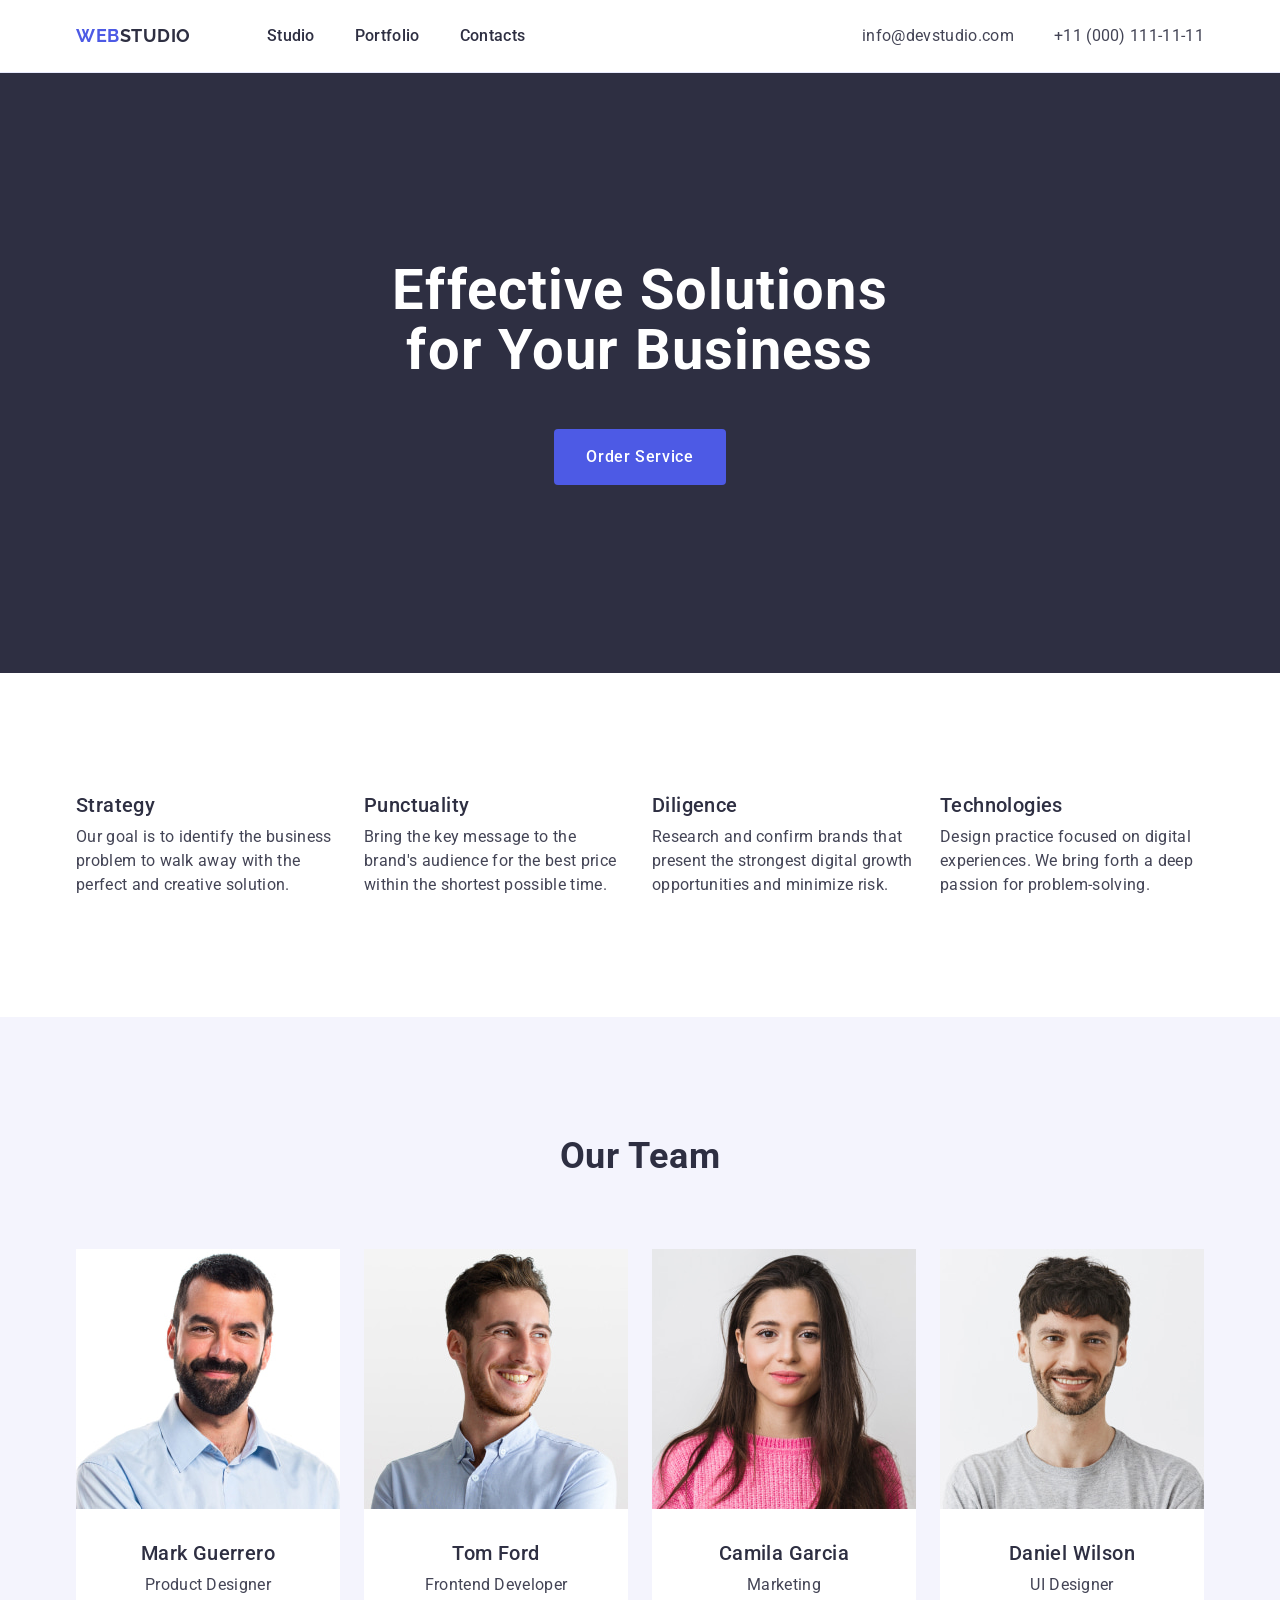
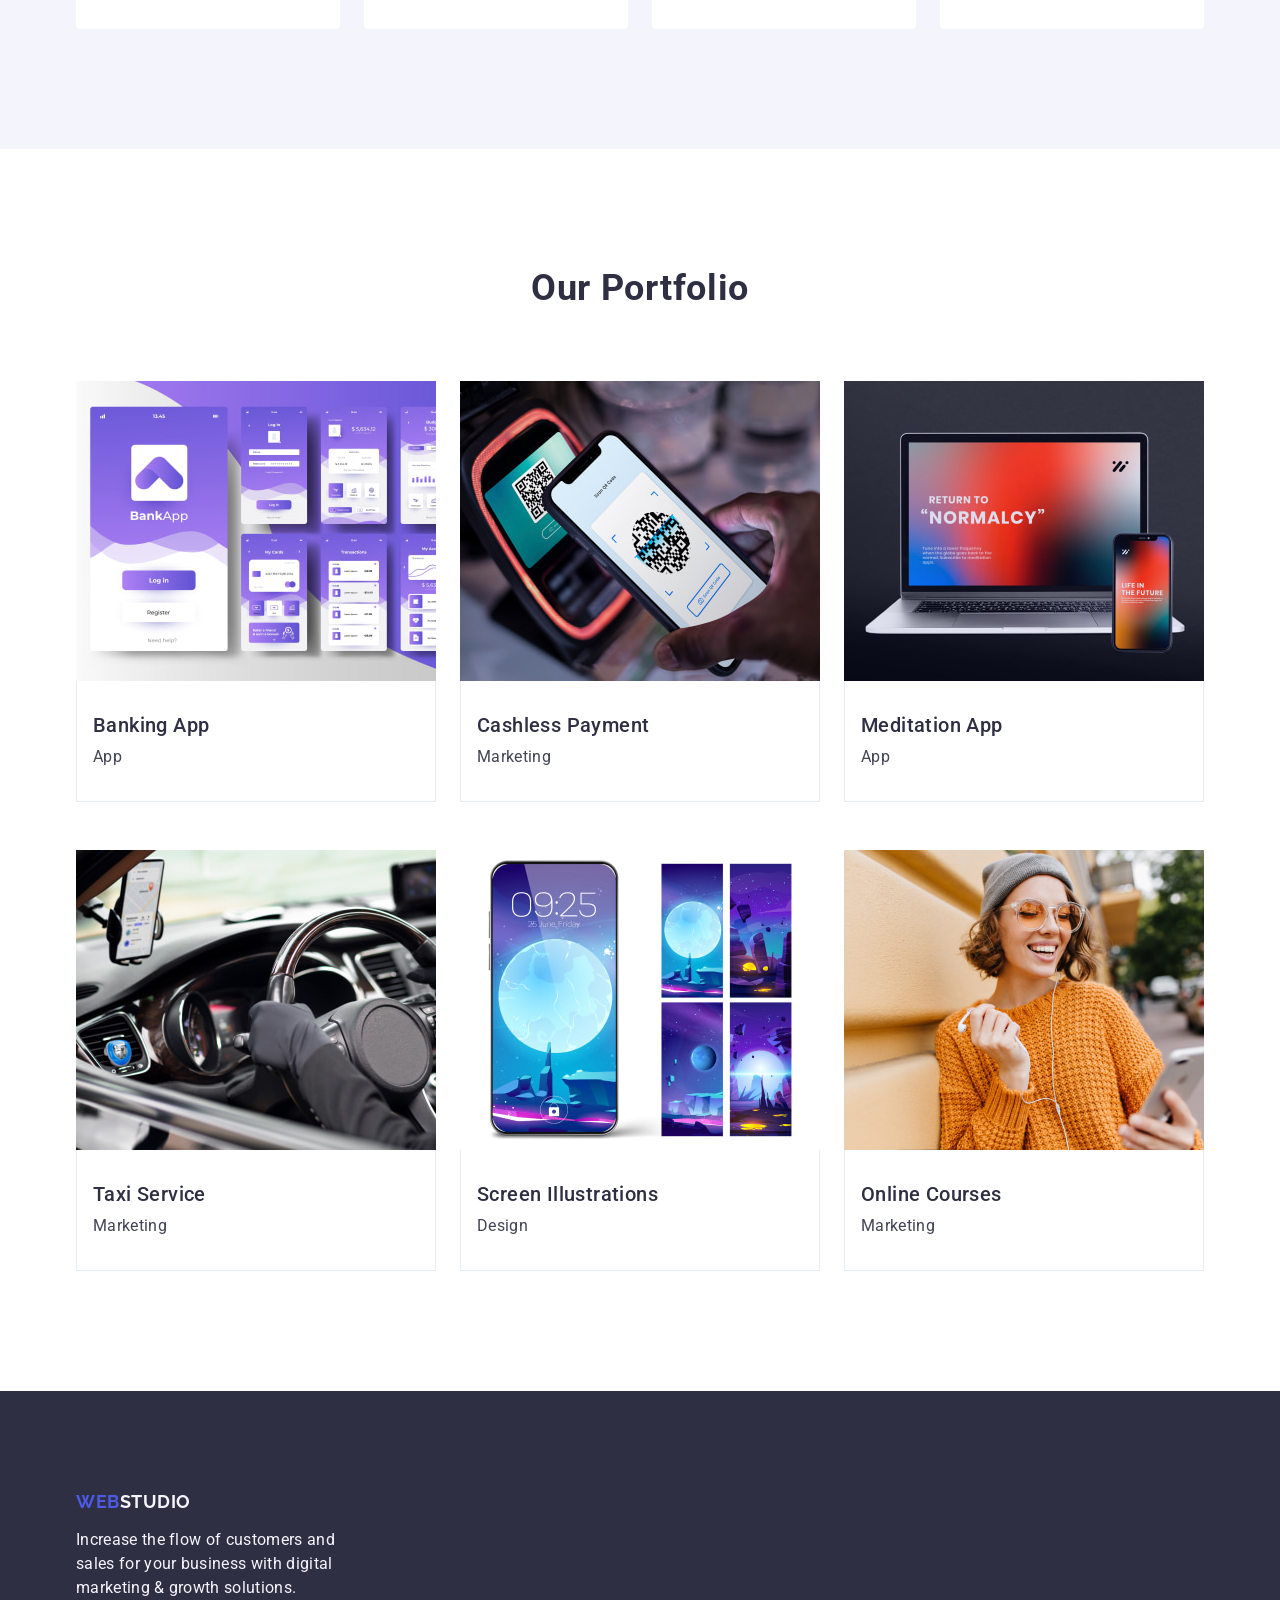
<file: index.html>
<!DOCTYPE html>
<html lang="en">
<!-- head -->

<head>
    <meta charset="UTF-8">
    <meta name="viewport" content="width=device-width, initial-scale=1.0">
    <!-- modern-normalize -->
    <link rel="stylesheet" href="https://cdn.jsdelivr.net/npm/modern-normalize@2.0.0/modern-normalize.min.css">
    <!-- fonts -->
    <link rel="preconnect" href="https://fonts.googleapis.com">
    <link rel="preconnect" href="https://fonts.gstatic.com" crossorigin>
    <link href="https://fonts.googleapis.com/css2?family=Raleway:wght@700&family=Roboto:wght@400;500;700&display=swap"
        rel="stylesheet">
    <!-- favicon -->
    <link rel="shortcut icon" href="./images/favicon.ico" type="image/x-icon">
    <!-- import styles.css -->
    <link rel="stylesheet" href="./css/styles.css" />
    <title>Web Studio</title>
</head>

<!-- body -->

<body>
    <header class="header">
        <div class="container">
            <!-- navigation -->
            <nav class="nav">
                <!-- logo -->
                <a class="logo" href="./index.html">Web<span class="logo-dark">Studio</span></a>
                <ul class="nav-list">
                    <li>
                        <a class="nav-link" href="./index.html">Studio</a>
                    </li>
                    <li>
                        <a class="nav-link" href="">Portfolio</a>
                    </li>
                    <li>
                        <a class="nav-link" href="">Contacts</a>
                    </li>
                </ul>
            </nav>
            <!-- contacts information -->
            <address class="contacts">
                <ul class="contacts-list">
                    <li>
                        <a class="contact-link" href="mailto:info@devstudio.com">info@devstudio.com</a>
                    </li>
                    <li>
                        <a class="contact-link" href="tel:+110001111111">+11 (000) 111-11-11</a>
                    </li>
                </ul>
            </address>
        </div>
        

    </header>

    <!-- main -->
    <main>

        <!-- hero section -->
        <section class="hero">
            <div class="container">
                <h1 class="hero-title">Effective Solutions for Your Business</h1>
                <button class="hero-btn" type="button">Order Service</button>
            </div>
        </section>

        <!-- features section -->
        <section class="section">
            <div class="container">
                <h2 class="visually-hidden">Features</h2>
                <ul class="section-list-flex">
                    <li class="card-width-if-four">
                        <h3 class="card-title">Strategy</h3>
                        <p class="card-paragraf">
                            Our goal is to identify the business
                            problem to walk away with the perfect and creative solution.
                        </p>
                    </li>
                    <li class="card-width-if-four">
                        <h3 class="card-title">Punctuality</h3>
                        <p class="card-paragraf">
                            Bring the key message to the brand's audience for the best price within the shortest possible
                            time.
                        </p>
                    </li>
                    <li class="card-width-if-four">
                        <h3 class="card-title">Diligence</h3>
                        <p class="card-paragraf">
                            Research and confirm brands that present the strongest digital growth opportunities and minimize
                            risk.
                        </p>
                    </li>
                    <li class="card-width-if-four">
                        <h3 class="card-title">Technologies</h3>
                        <p class="card-paragraf">
                            Design practice focused on digital experiences. We bring forth a deep passion for
                            problem-solving.
                        </p>
                    </li>
                </ul>
            </div>
        </section>

        <!-- team section -->
        <section class="section team-section">
            <div class="container">
                <h2 class="section-title">Our Team</h2>
                <ul class="section-list-flex">
                    <li class="team-card card-width-if-four">
                        <img src="./images/team/mark-guerrero.jpg" alt="an attractive man with a beard is smiling and looking ahead"
                            width="264" height="260" />
                        <div class="card-text-wrap">
                            <h3 class="card-title">Mark Guerrero</h3>
                            <p class="card-paragraf">Product Designer</p>
                        </div>
                    </li>
                    <li class="team-card card-width-if-four">
                        <img src="./images/team/tom-ford.jpg" alt="a young man looks away with a wide smile" width="264" height="260" />
                        <div class="card-text-wrap">
                            <h3 class="card-title">Tom Ford</h3>
                            <p class="card-paragraf">Frontend Developer</p>
                        </div>
                    </li>
                    <li class="team-card card-width-if-four">
                        <img src="./images/team/camila-garcia.jpg"
                            alt="young beautiful woman pink warm sweater natural look smiling portrait isolated long hair" width="264"
                            height="260" />
                        <div class="card-text-wrap">
                            <h3 class="card-title">Camila Garcia</h3>
                            <p class="card-paragraf">Marketing</p>
                        </div>
                    </li>
                    <li class="team-card card-width-if-four">
                        <img src="./images/team/daniel-wilson.jpg" alt="confident handsome guy posing against white wall" width="264"
                            height="260" />
                        <div class="card-text-wrap">
                            <h3 class="card-title">Daniel Wilson</h3>
                            <p class="card-paragraf">UI Designer</p>
                        </div>
                    </li>
                </ul>
            </div>
        </section>
        <section class="section portfolio-section">
            <div class="container">
                <h2 class="section-title">Our Portfolio</h2>
                <ul class="section-list-flex">
                    <li class="card-width-if-three">
                        <img src="./images/portfolio/portfolio-1.jpg" alt="Banking mobile application mockup in purple and white colors"
                            width="360" height="300" />
                        <div class="card-text-wrap">
                            <h3 class="card-title">Banking App</h3>
                            <p class="card-paragraf">App</p>
                        </div>
                    </li>
                    <li class="card-width-if-three">
                        <img src="./images/portfolio/portfolio-2.jpg" alt="Mobile phone reads qr code for non-cash payment" width="360"
                            height="300" />
                        <div class="card-text-wrap">
                            <h3 class="card-title">Cashless Payment</h3>
                            <p class="card-paragraf">Marketing</p>
                        </div>
                    </li>
                    <li class="card-width-if-three">
                        <img src="./images/portfolio/portfolio-3.jpg"
                            alt="The same application on the screen of a laptop and a smartphone on a black background" width="360"
                            height="300" />
                        <div class="card-text-wrap">
                            <h3 class="card-title">Meditation App</h3>
                            <p class="card-paragraf">App</p>
                        </div>
                    </li>
                    <li class="card-width-if-three">
                        <img src="./images/portfolio/portfolio-4.jpg"
                            alt="Hands on the steering wheel, black interior GPS navigation applications on the smartphone screen"
                            width="360" height="300" />
                        <div class="card-text-wrap">
                            <h3 class="card-title">Taxi Service</h3>
                            <p class="card-paragraf">Marketing</p>
                        </div>
                    </li>
                    <li class="card-width-if-three">
                        <img src="./images/portfolio/portfolio-5.jpg"
                            alt="Screensaver on the smartphone screen and four illustrations of the night moon sky in violet-blue shades"
                            width="360" height="300" />
                        <div class="card-text-wrap">
                            <h3 class="card-title">Screen Illustrations</h3>
                            <p class="card-paragraf">Design</p>
                        </div>
                    </li>
                    <li class="card-width-if-three">
                        <img src="./images/portfolio/portfolio-6.jpg"
                            alt="A girl in an orange sweater, glasses and headphones with a smartphone in her hands" width="360"
                            height="300" />
                        <div class="card-text-wrap">
                            <h3 class="card-title">Online Courses</h3>
                            <p class="card-paragraf">Marketing</p>
                        </div>
                    </li>
                </ul>
            </div>
        </section>
    </main>

    <!-- footer -->
    <footer class="footer">
        <div class="container">
            <!-- logo -->
            <a class="logo" href="./index.html">Web<span class="logo-light">Studio</span></a>
            <p class="footer-text">
                Increase the flow of customers and sales for your business with digital marketing & growth solutions.
            </p>
        </div>
    </footer>
</body>

</html>
</file>
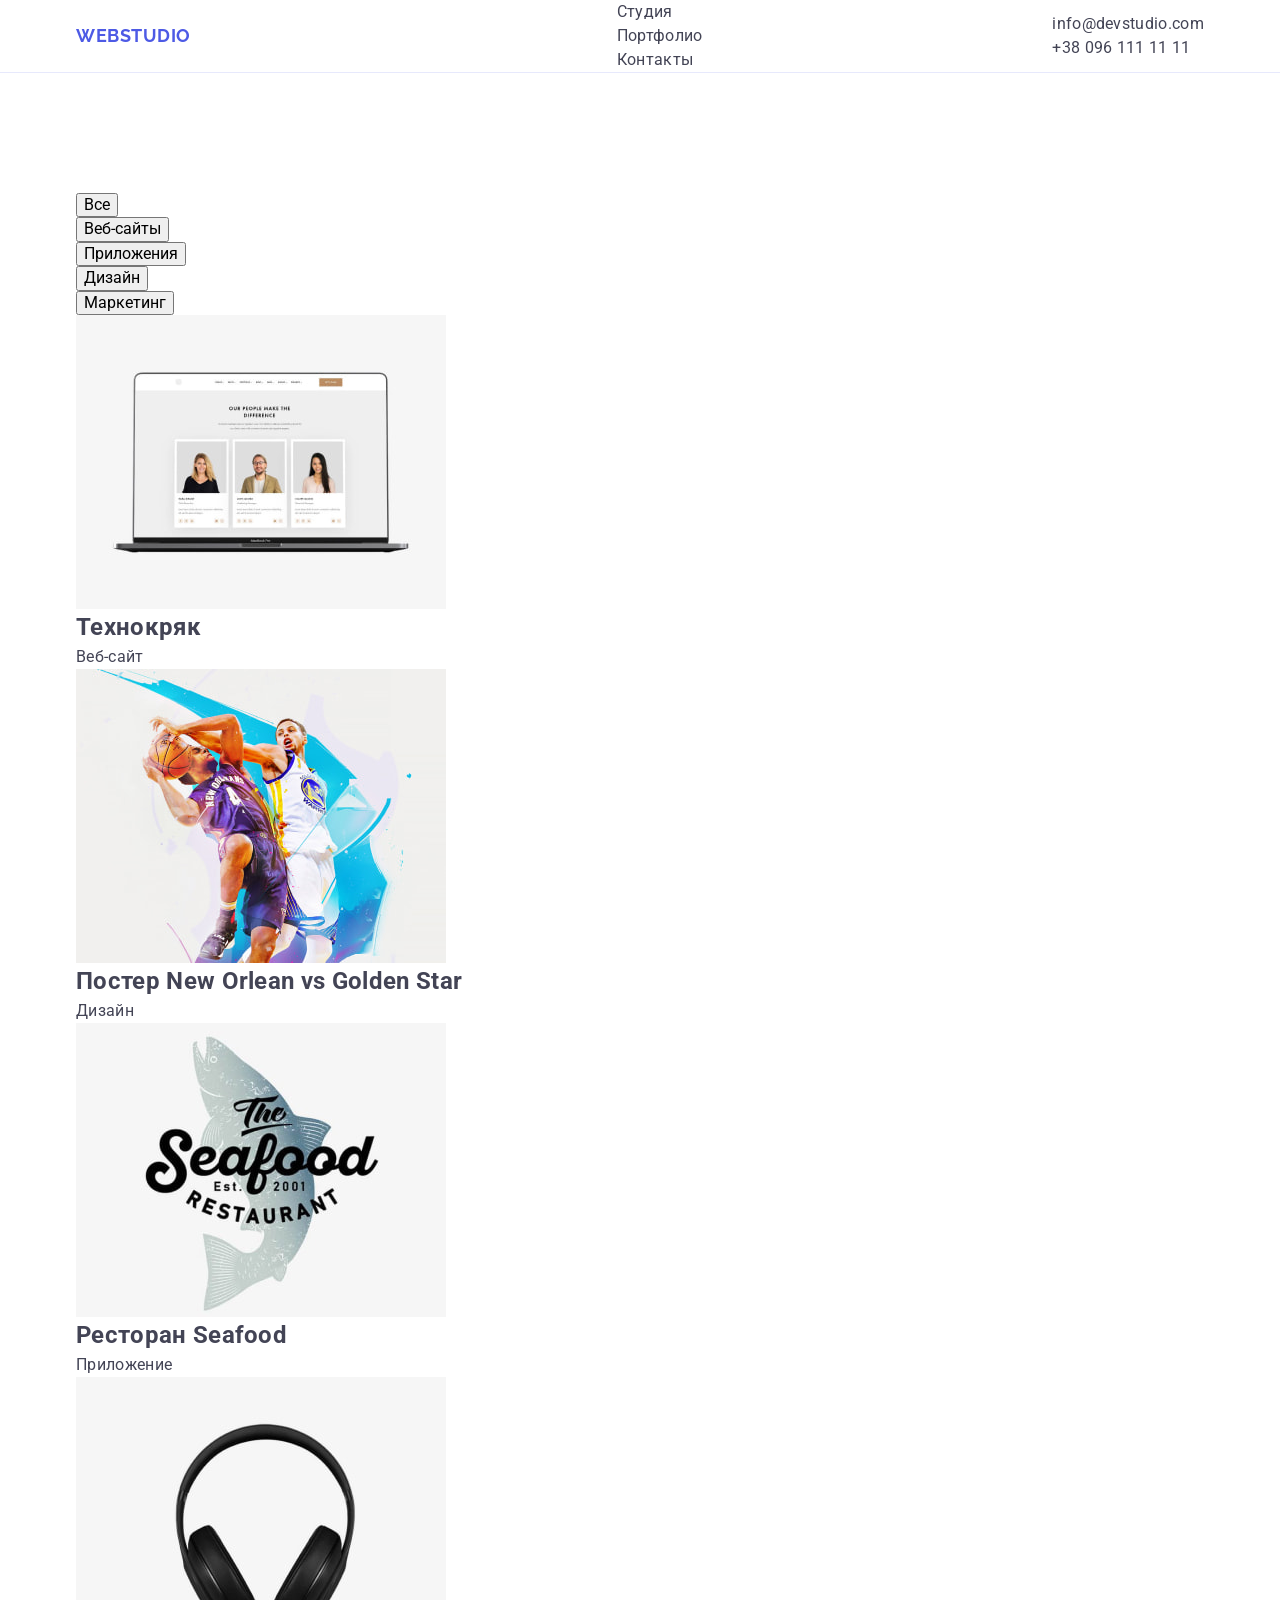
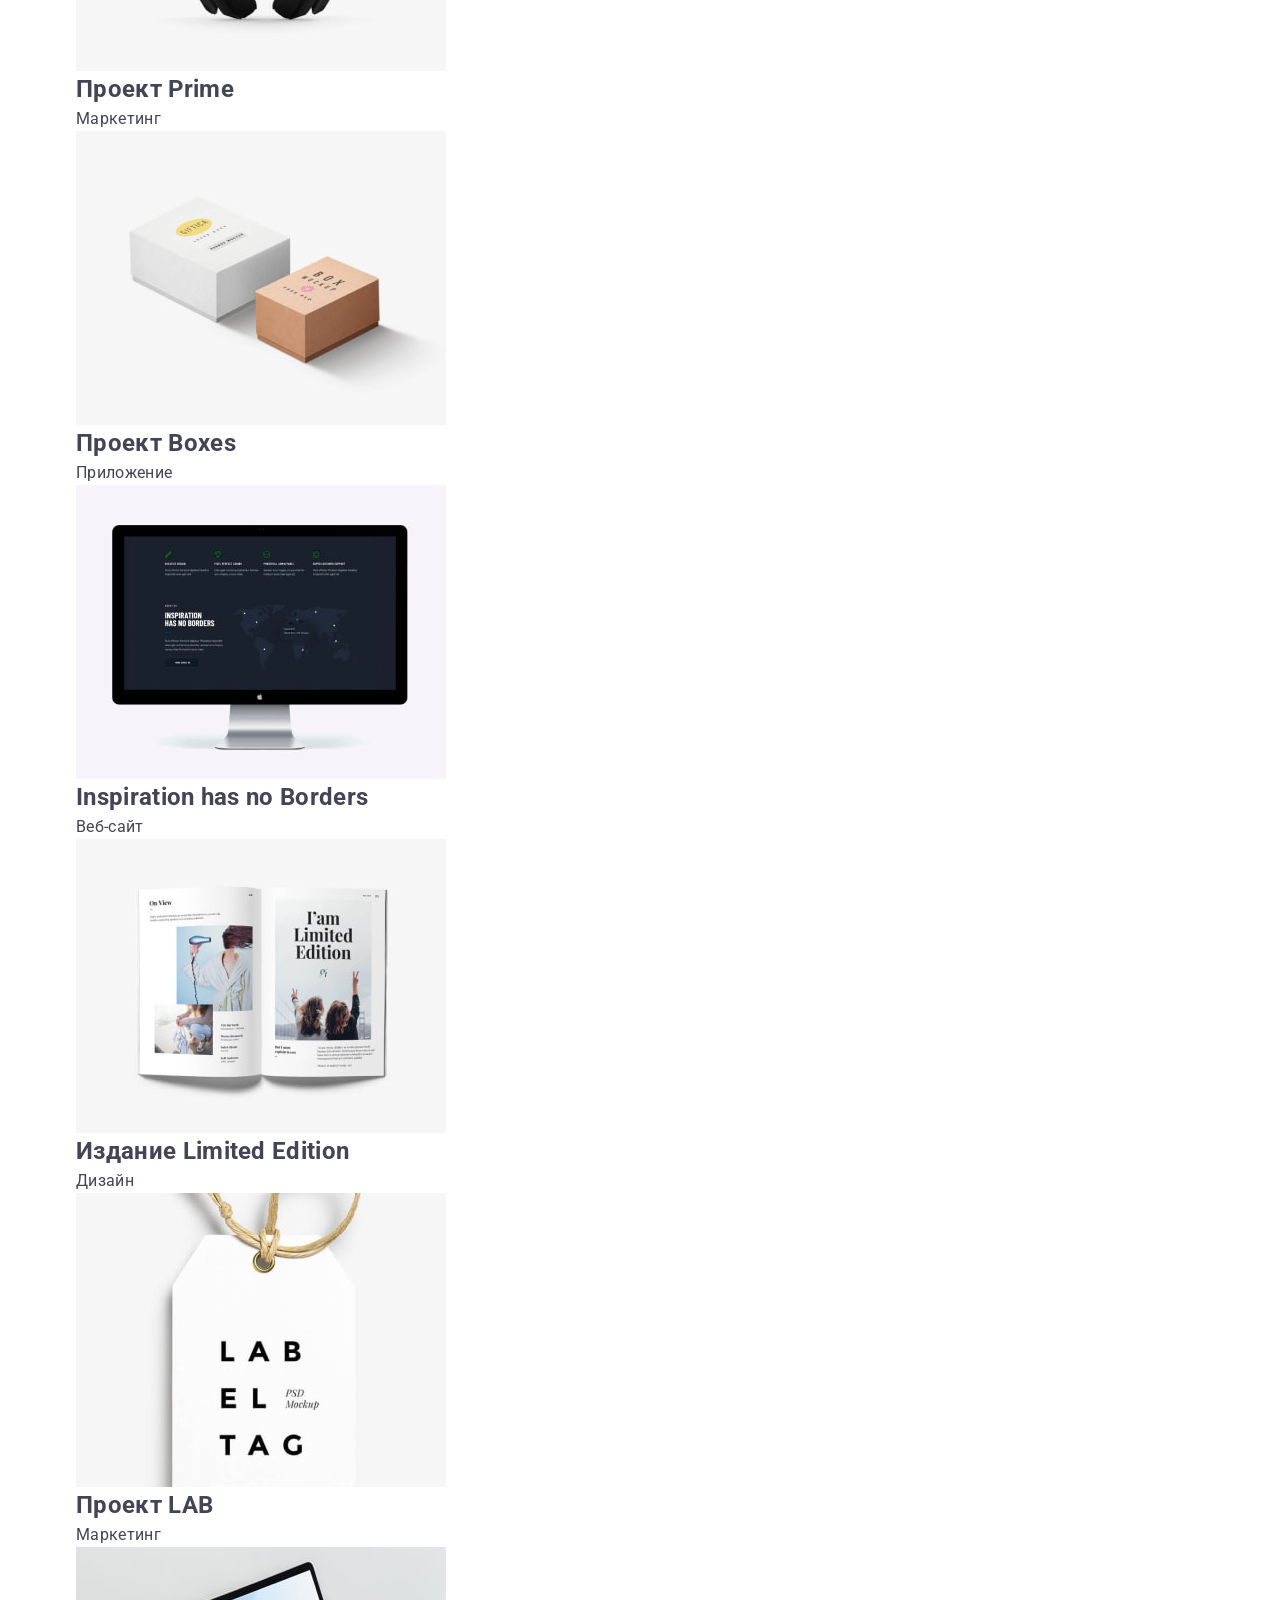
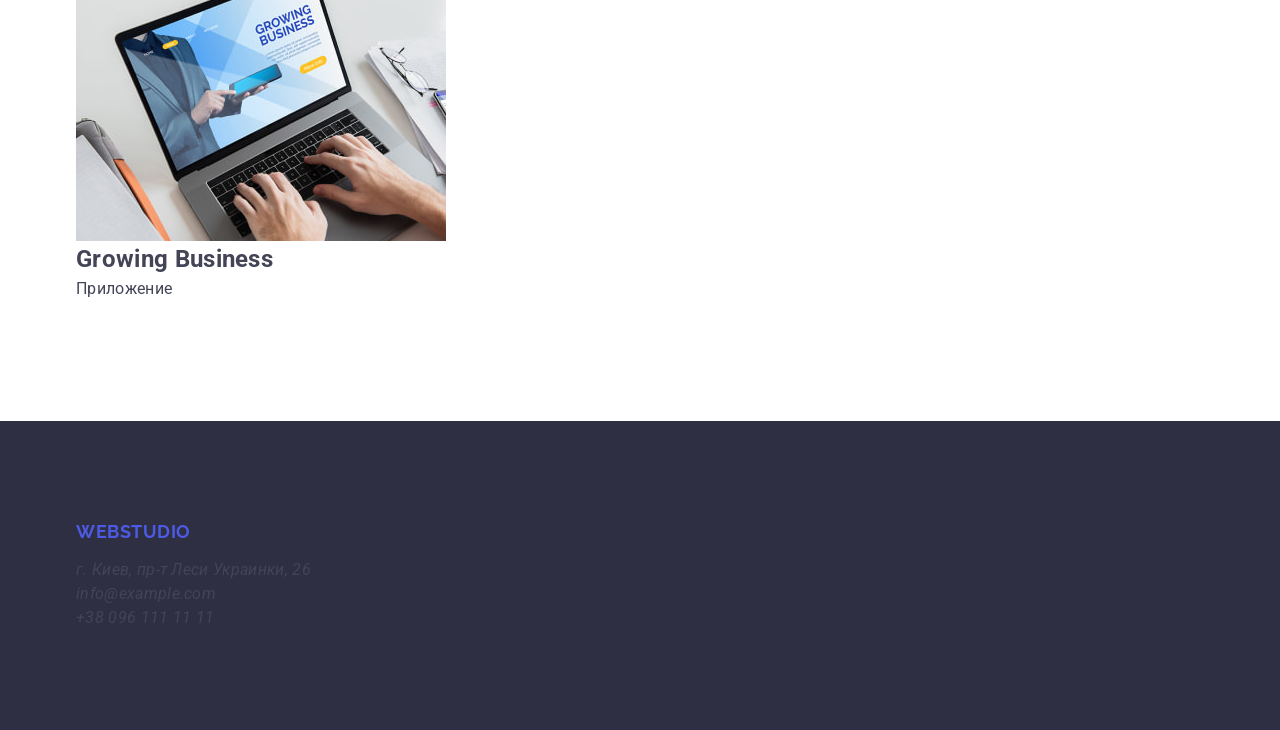
<file: portfolio.html>
<!DOCTYPE html>
<html lang="ru">

<head>
    <meta charset="UTF-8">
    <meta http-equiv="X-UA-Compatible" content="IE=edge">
    <meta name="viewport" content="width=device-width, initial-scale=1.0">
    <title>Портфолио</title>
    <link href="https://fonts.googleapis.com/css2?family=Raleway:wght@700&family=Roboto:wght@400;500;700;900&display=swap"
        rel="stylesheet">
    <link rel="stylesheet" href="https://cdnjs.cloudflare.com/ajax/libs/modern-normalize/1.1.0/modern-normalize.min.css"
        integrity="sha512-wpPYUAdjBVSE4KJnH1VR1HeZfpl1ub8YT/NKx4PuQ5NmX2tKuGu6U/JRp5y+Y8XG2tV+wKQpNHVUX03MfMFn9Q=="
        crossorigin="anonymous" referrerpolicy="no-referrer" />
    <link rel="stylesheet" href="./css/styles.css">
</head>
<body>
<!--Верхняя линия-->
    <header class="header">
        <div class="container header-container">
            <a class="logo" lang="en" href="./index.html"><span class="logo-accent">Web</span>Studio</a>
            <nav class="navigation">
                <ul class="list navigation-list">
                    <li class="header-item navigation-item"><a class="navigation-link link"
                            href="./index.html">Студия</a></li>
                    <li class="header-item navigation-item"><a class="navigation-link link current"
                            href="./portfolio.html">Портфолио</a></li>
                    <li class="header-item navigation-item"><a class="navigation-link link" href="">Контакты</a></li>
                </ul>
            </nav>
            <div class="header-group">
                <ul class="list header-group-list">
                    <li class="header-item"><a class="link header-contact"
                            href="mailto:info@devstudio.com">info@devstudio.com</a></li>
                    <li class="header-item"><a class="link header-contact" href="tel:+380961111111">+38 096 111 11 11</a>
                    </li>
                </ul>
            </div>
        </div>
    </header>
    <main class="main">
        <section class="section">
            <div class="container">
                <h1 class="visually-hidden">Портфолио</h1>
                <!--Фільтри-->
                <ul class="list filter-list">
                    <li class="item filter-item"><button class="filter-btn" type="button">Все</button></li>
                    <li class="item filter-item"><button class="filter-btn" type="button">Веб-сайты</button></li>
                    <li class="item filter-item"><button class="filter-btn" type="button">Приложения</button></li>
                    <li class="item filter-item"><button class="filter-btn" type="button">Дизайн</button></li>
                    <li class="item filter-item"><button class="filter-btn" type="button">Маркетинг</button></li>
                </ul>
                <!--Портфолио-->
                <ul class="list portfolio-list">
                    <li class="item">
                        <a class="link portfolio-link" href="#">
                            <img class="img" src="./images/portfolio/pr1/img.jpg" alt="Веб-сайт на ноутбуке" width="370" height="294">
                            <div class="portfolio-content">
                                <h2 class="portfolio-title">Технокряк</h2>
                                <p class="portfolio-text">Веб-сайт</p>
                            </div>
                        </a>
                    </li>
                    <li class="item">
                        <a class="link" href="#">
                            <img class="img" src="./images/portfolio/pr2/img.jpg" alt="Баскетболисты" width="370" height="294">
                            <div class="portfolio-content">
                                <h2 class="portfolio-title">Постер <span lang="en">New Orlean vs Golden Star</span></h2>
                                <p class="portfolio-text">Дизайн</p>
                            </div>
                        </a>
                    </li>
                    <li class="item">
                        <a class="link" href="#">
                            <img class="img" src="./images/portfolio/pr3/img.jpg" alt="Логотип ресторана" width="370" height="294">
                            <div class="portfolio-content">
                                <h2 class="portfolio-title">Ресторан <span lang="en">Seafood</span></h2>
                                <p class="portfolio-text">Приложение</p>
                            </div>
                        </a>
                    </li>
                    <li class="item">
                        <a class="link" href="#">
                            <img class="img" src="./images/portfolio/pr4/img.jpg" alt="Наушники" width="370" height="294">
                            <div class="portfolio-content">
                                <h2 class="portfolio-title">Проект <span lang="en">Prime</span></h2>
                                <p class="portfolio-text">Маркетинг</p>
                            </div>
                        </a>
                    </li>
                    <li class="item">
                        <a class="link" href="#">
                            <img class="img" src="./images/portfolio/pr5/img.jpg" alt="Две коробочки" width="370" height="294">
                            <div class="portfolio-content">
                                <h2 class="portfolio-title">Проект <span lang="en">Boxes</span></h2>
                                <p class="portfolio-text">Приложение</p>
                            </div>
                        </a>
                    </li>
                    <li class="item">
                        <a class="link" href="#">
                            <img class="img" src="./images/portfolio/pr6/img.jpg" alt="Монитор компьютера" width="370" height="294">
                            <div class="portfolio-content">
                                <h2 class="portfolio-title" lang="en">Inspiration has no Borders</h2>
                                <p class="portfolio-text">Веб-сайт</p>
                            </div>
                        </a>
                    </li>
                    <li class="item">
                        <a class="link" href="#">
                            <img class="img" src="./images/portfolio/pr7/img.jpg" alt="Разворот журнала" width="370" height="294">
                            <div class="portfolio-content">
                                <h2 class="portfolio-title">Издание <span lang="en">Limited Edition</span></h2>
                                <p class="portfolio-text">Дизайн</p>
                            </div>
                        </a>
                    </li>
                    <li class="item">
                        <a class="link" href="#">
                            <img class="img" src="./images/portfolio/pr8/img.jpg" alt="Бирка" width="370" height="294">
                            <div class="portfolio-content">
                                <h2 class="portfolio-title">Проект <span lang="en">LAB</span></h2>
                                <p class="portfolio-text">Маркетинг</p>
                            </div>
                        </a>
                    </li>
                    <li class="item">
                        <a class="link" href="#">
                            <img class="img" src="./images/portfolio/pr9/img.jpg" alt="Работа на ноутбуке" width="370" height="294">
                            <div class="portfolio-content">
                                <h2 class="portfolio-title" lang="en">Growing Business</h2>
                                <p class="portfolio-text">Приложение</p>
                            </div>
                        </a>
                    </li>
                </ul>
            </div>
        </section>


    </main>
    <!--Подвал-->
    <footer class="footer">
        <div class="container">
            <a class="logo footer-logo" lang="en" href="./index.html"><span class="logo-accent">Web</span>Studio</a>
            <address class="footer-group">
                <ul class="list footer-list">
                    <li class="footer-item"><a class="link" href="https://bit.ly/3pXMvUd" target="_blank"
                            rel="noopener noreferrer">г. Киев, пр-т
                            Леси Украинки, 26</a> </li>
                    <li class="mail footer-item"><a class="link" href="mailto:info@devstudio.com">info@example.com</a> </li>
                    <li class="tel footer-item"><a class="link" href="tel:+380961111111">+38 096 111 11 11</a> </li>
                </ul>
            </address>
        </div>
    </footer>
</body>
</file>
<file: css/styles.css>
:root {
    /* colors */
    --brand-color-white: #FFFFFF;
    --brand-color-dark: #2E2F42;
    --brand-color-grey: #F4F4FD;
    --brand-color-accent: #4D5AE5;
    --pressed-state-color: #404BBF;
    --text-color: #434455;
    --line-color: #E7E9FC;

    /* fonts */
    --text-font-family: 'Roboto', sans-serif;
    --logo-font-family: 'Raleway', sans-serif;
}

body {
    font-family: 'Roboto', sans-serif;
    color: var(--text-color);
    background-color: var(--brand-color-white);
    line-height: 1.5;
    letter-spacing: 0.02em;
}
h1,
h2,
h3,
h4,
h5,
h6,
p {
    margin: 0;
}

img {
    display: block;
    max-width: 100%;
    height: auto;
}

.visually-hidden {
    position: absolute;
    width: 1px;
    height: 1px;
    margin: -1px;
    border: 0;
    padding: 0;
    white-space: nowrap;
    clip-path: inset(100%);
    clip: rect(0 0 0 0);
    overflow: hidden;
}

ul,
ol {
    list-style-type: none;
    padding: 0;
    margin: 0;
}

a {
    text-decoration: none;
    color: inherit;
}


/*** common styles ***/

/* container */
.container {
    width: 1158px;

    margin: 0 auto;
    padding: 0 15px;
}

/* section */
.section {
    padding: 120px 0;
}

/* section header h2 */
.section-title {
    font-weight: 700;
    font-size: 36px;
    line-height: 1.11;
    text-align: center;
    text-transform: capitalize;
    color: var(--brand-color-dark);
    letter-spacing: 0.02em;
    margin-bottom: 72px;
}

/* flexbox for section */
.section-list-flex {
    display: flex;
    justify-content: space-between;
    gap: 24px;
}

/* card anotation wrap */
.card-text-wrap {
    padding: 32px 0;
}
.card-width-if-four {
    width: calc((100% - 3 * 24px) / 4);
}
.card-width-if-three {
    width: calc((100% - 2 * 24px) / 3);
}
/* card header h3 */
.card-title {
    font-weight: 500;
    font-size: 20px;
    line-height: 1.2;
    color: var(--brand-color-dark);
    letter-spacing: 0.02em;
    margin-bottom: 8px;
}

/* logo */
.logo {
    font-family: var(--logo-font-family);
    font-weight: 700;
    font-size: 18px;
    line-height: 1.17;
    letter-spacing: 0.03em;
    color: var(--brand-color-accent);
    text-transform: uppercase;
}
.logo:hover,
.logo:focus {
    color: var(--pressed-state-color);
}
.logo-dark {
    color: var(--brand-color-dark);
}
.logo-light {
    color: var(--brand-color-grey);
}


/*** header ***/
.header {
    border-bottom: 1px solid var(--line-color);
}
.header .container {
    display: flex;
    align-items: center;
    justify-content: space-between;
}
.header .logo {
    padding: 24px 0;
    margin-right: 76px;
}

/* navigation */
.nav {
    display: flex;
    align-items: center;
}
.nav-list {
    display: flex;
    align-items: center;
    gap: 40px;
}
.nav-link {
    display: block;
    color: var(--brand-color-dark);
    font-weight: 500;
    padding: 24px 0;
}
.nav-link:hover,
.nav-link:focus {
    color: var(--pressed-state-color);
}

/* contacts */
.contacts {
    font-style: normal;
}
.contacts-list {
    display: flex;
    align-items: center;
    gap: 40px;
}
.contact-link {
    display: block;
    color: inherit;
    padding: 24px 0;
}
.contact-link:hover,
.contact-link:focus {
    color: var(--pressed-state-color);
}


/*** hero section ***/
.hero {
    background-color: var(--brand-color-dark);
    padding: 188px 0;
}

.hero-title {
    color: var(--brand-color-white);
    font-weight: 700;
    font-size: 56px;
    line-height: 1.07;
    text-align: center;
    letter-spacing: 0.02em;
    max-width: 496px;
    margin: 0 auto 48px auto;
}
.hero-btn {
    display: block;
    background-color: var(--brand-color-accent);
    color: var(--brand-color-white);
    font-weight: 500;
    letter-spacing: 0.04em;
    cursor: pointer;
    line-height: inherit;
    min-width: 169px;
    height: 56px;
    padding: 16px 32px;
    border: none;
    border-radius: 4px;
    margin: 0 auto;
}
.hero-btn:hover,
.hero-btn:focus {
    background-color: var(--pressed-state-color);
}


/*** features section ***/


/*** team section ***/
.team-section {
    background-color: var(--brand-color-grey);
}
.team-card {
    background-color: var(--brand-color-white);
    border-radius: 0px 0px 4px 4px;
}
.team-card .card-text-wrap {
    text-align: center;
}


/*** portfolio section ***/
.portfolio-section .section-list-flex {
    flex-wrap: wrap;
    row-gap: 48px;
}
.portfolio-section .card-text-wrap {
    border-bottom: 1px solid var(--line-color);
    border-left: 1px solid var(--line-color);
    border-right: 1px solid var(--line-color);
    padding: 32px 16px;
}

/*** footer ***/
.footer {
    background-color: var(--brand-color-dark);
    padding-top: 100px;
    padding-bottom: 100px;
}
.footer .logo {
    display: inline-block;
    margin-bottom: 16px;
}
.footer-text {
    max-width: 264px;
    color: var(--brand-color-grey)
}
</file>
